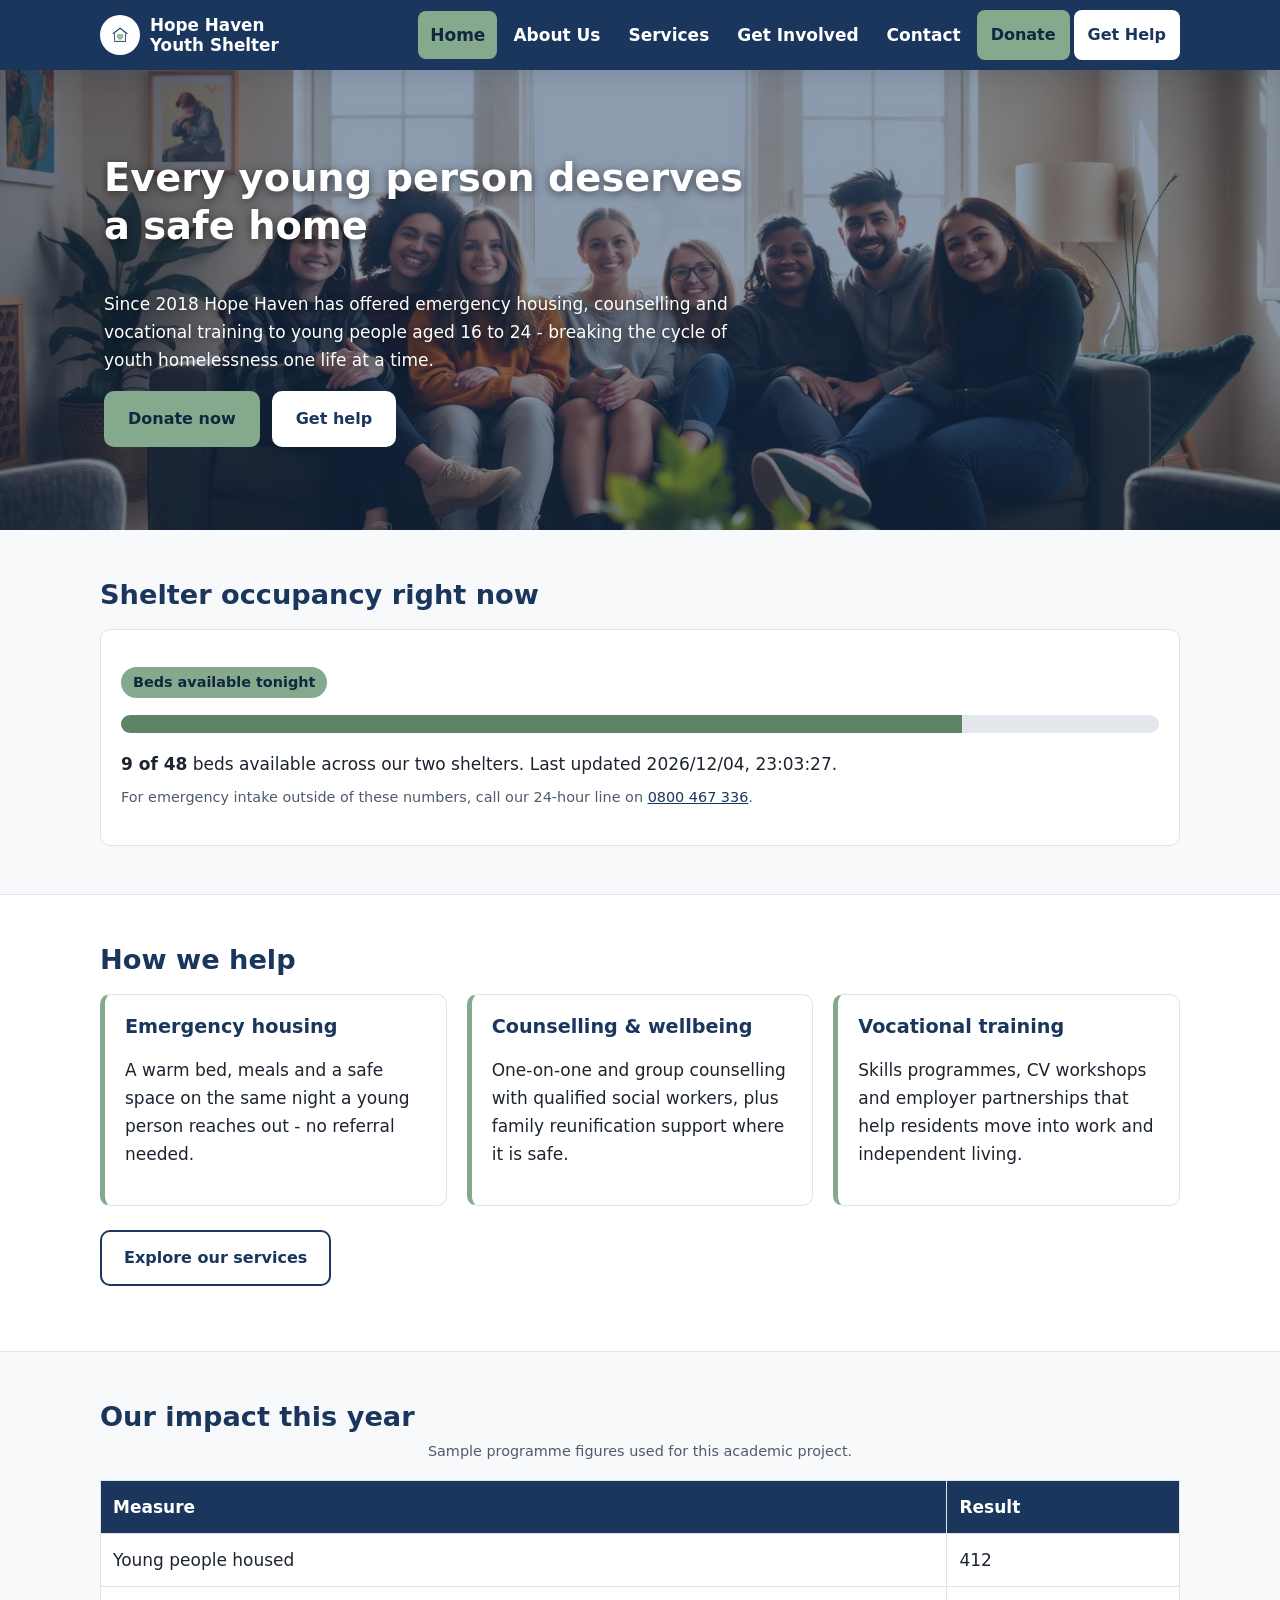
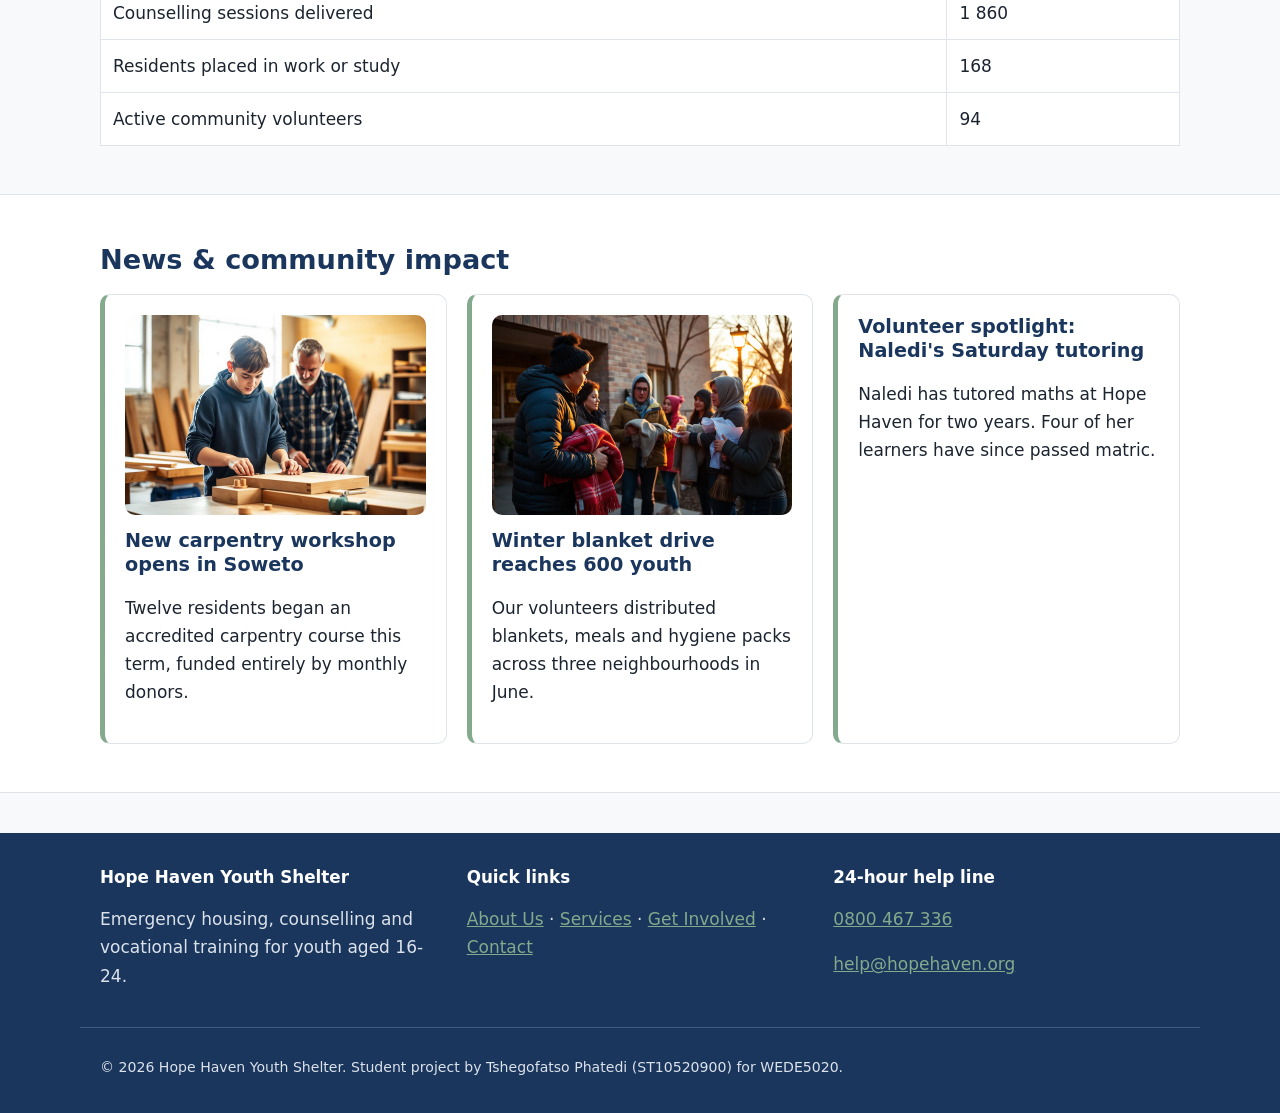
<file: site/index.html>
<!DOCTYPE html>
<html lang="en">
  <head>
    <meta charset="UTF-8" />
    <meta name="viewport" content="width=device-width, initial-scale=1.0" />
    <title>Hope Haven Youth Shelter | Safe Housing for Youth 16-24</title>
    <meta
      name="description"
      content="Hope Haven Youth Shelter provides emergency housing, counselling and vocational training for vulnerable youth aged 16-24. Donate, volunteer or get help tonight."
    />
    <meta name="author" content="Tshegofatso Phatedi (ST10520900)" />
    <link rel="icon" href="images/logo.png" type="image/png" />
    <link rel="stylesheet" href="css/styles.css" />
  </head>

  <body>
    <a class="skip-link" href="#main">Skip to main content</a>

    <header class="site-header">
      <div class="header-inner">
        <a class="brand" href="index.html">
          <img src="images/logo.png" alt="Hope Haven Youth Shelter logo" />
          <span>Hope Haven<br />Youth Shelter</span>
        </a>

        <button
          class="nav-toggle"
          type="button"
          aria-expanded="false"
          aria-controls="primary-nav"
        >
          Menu
        </button>

        <nav class="site-nav" id="primary-nav" aria-label="Main navigation">
          <ul>
            <li><a href="index.html" aria-current="page">Home</a></li>
            <li><a href="about.html">About Us</a></li>
            <li><a href="services.html">Services</a></li>
            <li><a href="enquiry.html">Get Involved</a></li>
            <li><a href="contact.html">Contact</a></li>
            <li><a class="btn btn-donate" href="enquiry.html#donate">Donate</a></li>
            <li><a class="btn btn-help" href="contact.html#emergency">Get Help</a></li>
          </ul>
        </nav>
      </div>
    </header>

    <main id="main">
      <section class="hero">
        <img
          src="images/hero-youth-common-room.jpg"
          alt="Young people sitting together in the sunlit Hope Haven common room"
          width="1600"
          height="900"
        />
        <div class="hero-copy">
          <h1>Every young person deserves a safe home</h1>
          <p>
            Since 2018 Hope Haven has offered emergency housing, counselling and
            vocational training to young people aged 16 to 24 - breaking the cycle
            of youth homelessness one life at a time.
          </p>
          <div class="btn-row">
            <a class="btn btn-donate" href="enquiry.html#donate">Donate now</a>
            <a class="btn btn-help" href="contact.html#emergency">Get help</a>
          </div>
        </div>
      </section>

      <section class="section">
        <div class="wrap">
          <h2>Shelter occupancy right now</h2>
          <div
            class="occupancy"
            id="occupancy"
            data-total-beds="48"
            data-beds-used="39"
          >
            <p><span class="badge">Checking availability&hellip;</span></p>
            <div class="occupancy-bar"><span></span></div>
            <p>
              <strong data-available>-</strong> beds available across our two
              shelters. Last updated <span data-updated>-</span>.
            </p>
            <p class="hint">
              For emergency intake outside of these numbers, call our 24-hour line
              on <a href="tel:+27800467336">0800 467 336</a>.
            </p>
          </div>
        </div>
      </section>

      <!-- ===== What we do ===== -->
      <section class="section section-alt">
        <div class="wrap">
          <h2>How we help</h2>
          <div class="grid">
            <article class="card">
              <h3>Emergency housing</h3>
              <p>
                A warm bed, meals and a safe space on the same night a young
                person reaches out - no referral needed.
              </p>
            </article>
            <article class="card">
              <h3>Counselling &amp; wellbeing</h3>
              <p>
                One-on-one and group counselling with qualified social workers,
                plus family reunification support where it is safe.
              </p>
            </article>
            <article class="card">
              <h3>Vocational training</h3>
              <p>
                Skills programmes, CV workshops and employer partnerships that
                help residents move into work and independent living.
              </p>
            </article>
          </div>
          <p class="btn-row" style="margin-top: 24px">
            <a class="btn btn-outline" href="services.html">Explore our services</a>
          </p>
        </div>
      </section>

      <!-- ===== Impact ===== -->
      <section class="section">
        <div class="wrap">
          <h2>Our impact this year</h2>
          <table>
            <caption class="hint">
              Sample programme figures used for this academic project.
            </caption>
            <thead>
              <tr>
                <th scope="col">Measure</th>
                <th scope="col">Result</th>
              </tr>
            </thead>
            <tbody>
              <tr>
                <td>Young people housed</td>
                <td>412</td>
              </tr>
              <tr>
                <td>Counselling sessions delivered</td>
                <td>1 860</td>
              </tr>
              <tr>
                <td>Residents placed in work or study</td>
                <td>168</td>
              </tr>
              <tr>
                <td>Active community volunteers</td>
                <td>94</td>
              </tr>
            </tbody>
          </table>
        </div>
      </section>

      <!-- ===== News and community impact blog previews ===== -->
      <section class="section section-alt">
        <div class="wrap">
          <h2>News &amp; community impact</h2>
          <div class="grid">
            <article class="card media-card">
              <img
                src="images/vocational-training.jpg"
                alt="A resident learning carpentry alongside a mentor"
                width="1200"
                height="800"
                loading="lazy"
              />
              <h3>New carpentry workshop opens in Soweto</h3>
              <p>
                Twelve residents began an accredited carpentry course this term,
                funded entirely by monthly donors.
              </p>
            </article>
            <article class="card media-card">
              <img
                src="images/volunteers.jpg"
                alt="Volunteers handing out blankets and meals outside the shelter"
                width="1200"
                height="800"
                loading="lazy"
              />
              <h3>Winter blanket drive reaches 600 youth</h3>
              <p>
                Our volunteers distributed blankets, meals and hygiene packs
                across three neighbourhoods in June.
              </p>
            </article>
            <article class="card">
              <h3>Volunteer spotlight: Naledi's Saturday tutoring</h3>
              <p>
                Naledi has tutored maths at Hope Haven for two years. Four of her
                learners have since passed matric.
              </p>
            </article>
          </div>
        </div>
      </section>
    </main>

    <!-- ===== Footer (repeated on every page) ===== -->
    <footer class="site-footer">
      <div class="wrap grid">
        <div>
          <h3>Hope Haven Youth Shelter</h3>
          <p>
            Emergency housing, counselling and vocational training for youth aged
            16-24.
          </p>
        </div>
        <div>
          <h3>Quick links</h3>
          <p>
            <a href="about.html">About Us</a> &middot;
            <a href="services.html">Services</a> &middot;
            <a href="enquiry.html">Get Involved</a> &middot;
            <a href="contact.html">Contact</a>
          </p>
        </div>
        <div>
          <h3>24-hour help line</h3>
          <p><a href="tel:+27800467336">0800 467 336</a></p>
          <p><a href="mailto:help@hopehaven.org">help@hopehaven.org</a></p>
        </div>
      </div>
      <div class="wrap footer-bottom">
        <p>
          &copy; 2026 Hope Haven Youth Shelter. Student project by Tshegofatso
          Phatedi (ST10520900) for WEDE5020.
        </p>
      </div>
    </footer>

    <script src="js/main.js"></script>
  </body>
</html>
</file>
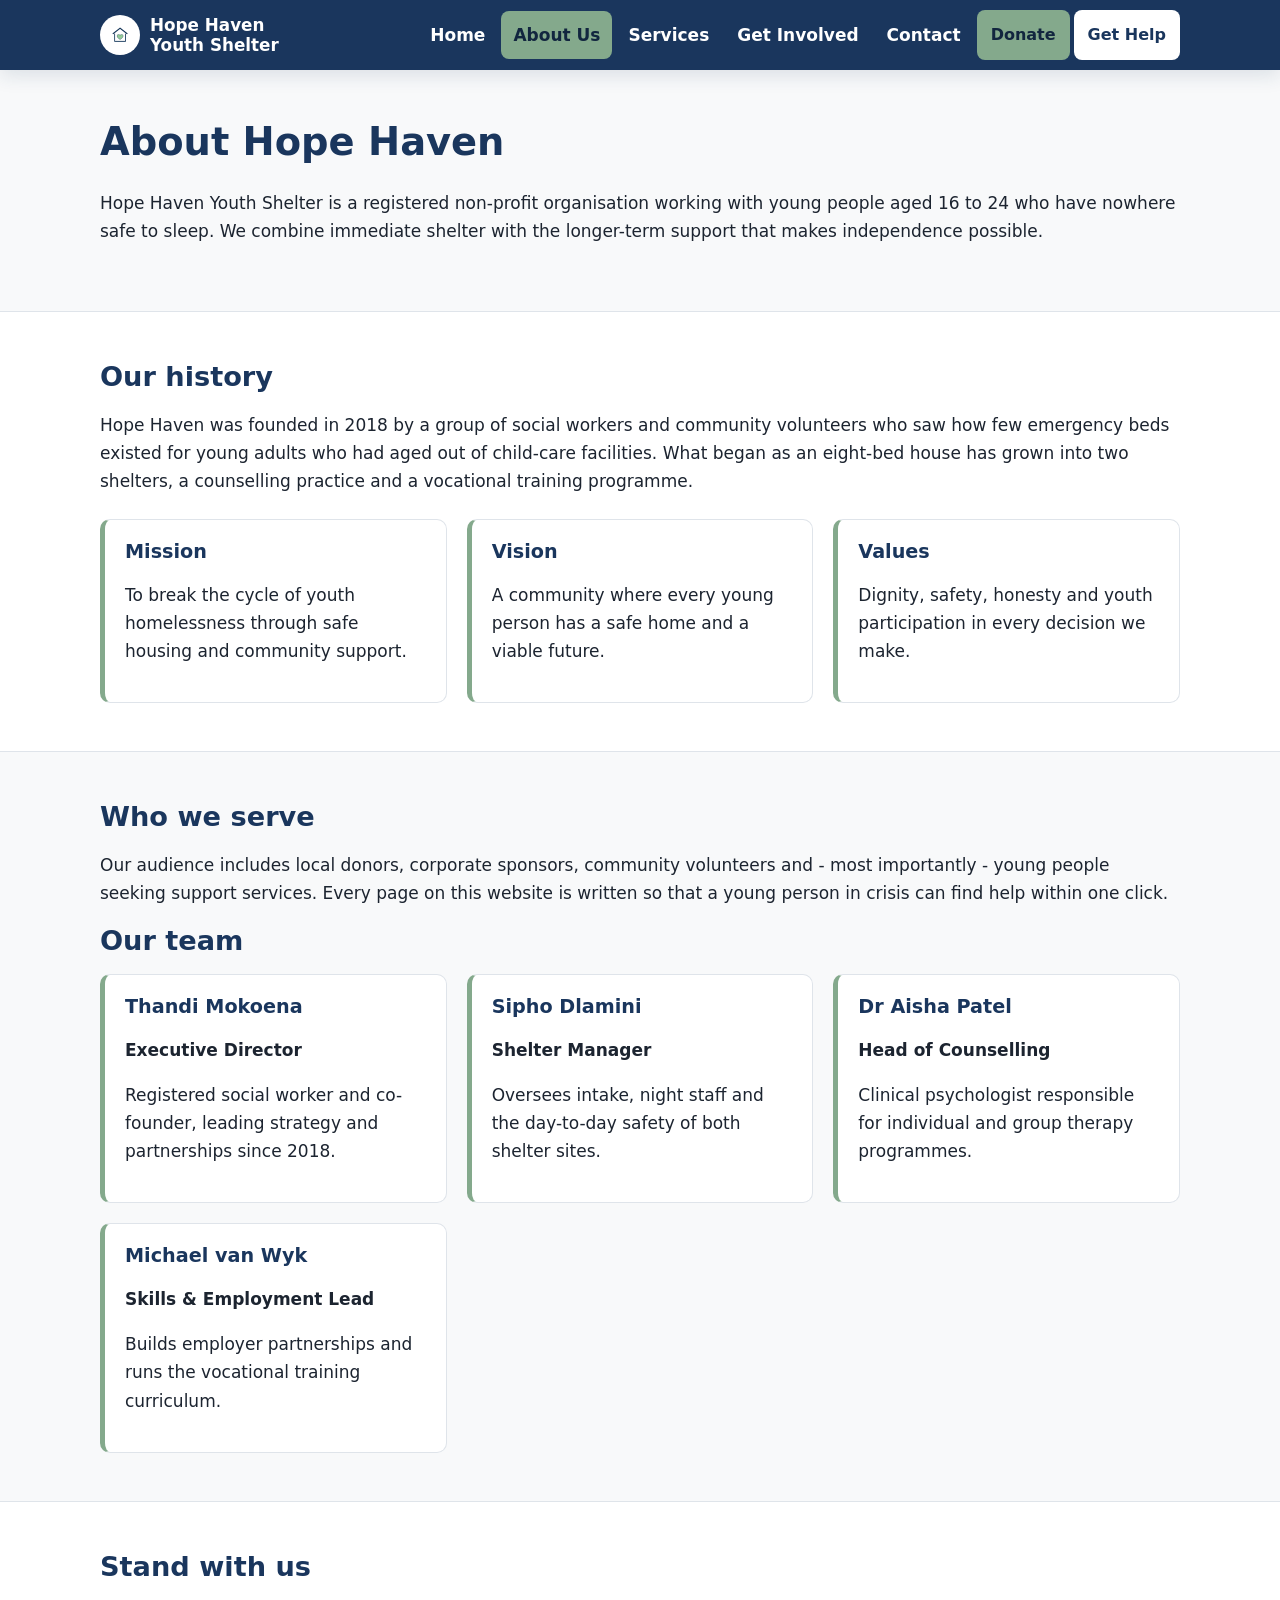
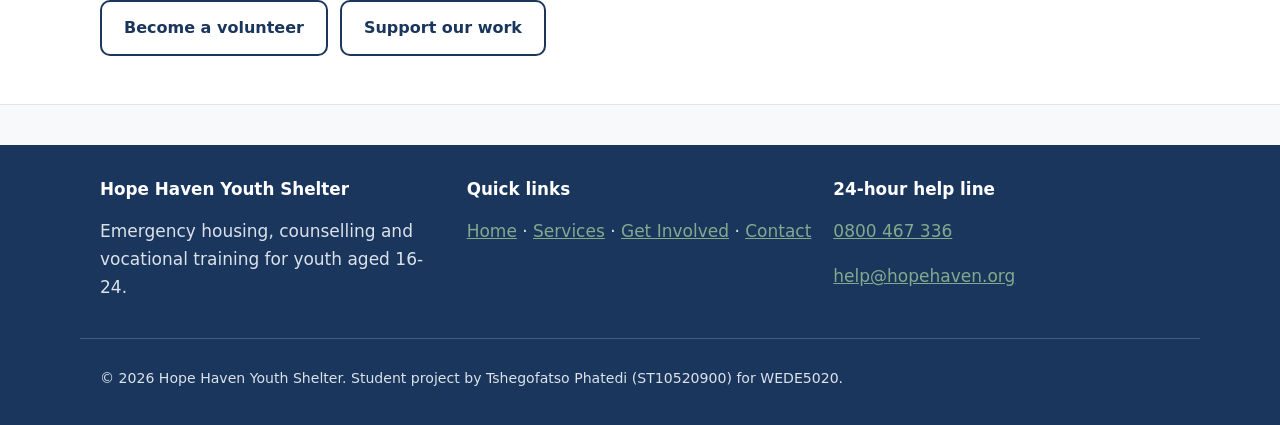
<file: site/about.html>
<!DOCTYPE html>
<html lang="en">
  <head>
    <meta charset="UTF-8" />
    <meta name="viewport" content="width=device-width, initial-scale=1.0" />
    <title>About Hope Haven Youth Shelter | Our Mission &amp; Team</title>
    <meta
      name="description"
      content="Founded in 2018, Hope Haven Youth Shelter breaks the cycle of youth homelessness through safe housing, counselling and community support. Meet our mission, vision and team."
    />
    <meta name="author" content="Tshegofatso Phatedi (ST10520900)" />
    <link rel="icon" href="images/logo.png" type="image/png" />
    <link rel="stylesheet" href="css/styles.css" />
  </head>

  <body>
    <a class="skip-link" href="#main">Skip to main content</a>

    <header class="site-header">
      <div class="header-inner">
        <a class="brand" href="index.html">
          <img src="images/logo.png" alt="Hope Haven Youth Shelter logo" />
          <span>Hope Haven<br />Youth Shelter</span>
        </a>
        <button
          class="nav-toggle"
          type="button"
          aria-expanded="false"
          aria-controls="primary-nav"
        >
          Menu
        </button>
        <nav class="site-nav" id="primary-nav" aria-label="Main navigation">
          <ul>
            <li><a href="index.html">Home</a></li>
            <li><a href="about.html" aria-current="page">About Us</a></li>
            <li><a href="services.html">Services</a></li>
            <li><a href="enquiry.html">Get Involved</a></li>
            <li><a href="contact.html">Contact</a></li>
            <li><a class="btn btn-donate" href="enquiry.html#donate">Donate</a></li>
            <li><a class="btn btn-help" href="contact.html#emergency">Get Help</a></li>
          </ul>
        </nav>
      </div>
    </header>

    <main id="main">
      <section class="section">
        <div class="wrap">
          <h1>About Hope Haven</h1>
          <p>
            Hope Haven Youth Shelter is a registered non-profit organisation
            working with young people aged 16 to 24 who have nowhere safe to
            sleep. We combine immediate shelter with the longer-term support that
            makes independence possible.
          </p>
        </div>
      </section>

      <section class="section section-alt">
        <div class="wrap">
          <h2>Our history</h2>
          <p>
            Hope Haven was founded in 2018 by a group of social workers and
            community volunteers who saw how few emergency beds existed for young
            adults who had aged out of child-care facilities. What began as an
            eight-bed house has grown into two shelters, a counselling practice
            and a vocational training programme.
          </p>

          <div class="grid" style="margin-top: 24px">
            <article class="card">
              <h3>Mission</h3>
              <p>
                To break the cycle of youth homelessness through safe housing and
                community support.
              </p>
            </article>
            <article class="card">
              <h3>Vision</h3>
              <p>
                A community where every young person has a safe home and a viable
                future.
              </p>
            </article>
            <article class="card">
              <h3>Values</h3>
              <p>
                Dignity, safety, honesty and youth participation in every decision
                we make.
              </p>
            </article>
          </div>
        </div>
      </section>

      <section class="section">
        <div class="wrap">
          <h2>Who we serve</h2>
          <p>
            Our audience includes local donors, corporate sponsors, community
            volunteers and - most importantly - young people seeking support
            services. Every page on this website is written so that a young person
            in crisis can find help within one click.
          </p>

          <h2>Our team</h2>
          <div class="grid">
            <article class="card">
              <h3>Thandi Mokoena</h3>
              <p><strong>Executive Director</strong></p>
              <p>
                Registered social worker and co-founder, leading strategy and
                partnerships since 2018.
              </p>
            </article>
            <article class="card">
              <h3>Sipho Dlamini</h3>
              <p><strong>Shelter Manager</strong></p>
              <p>
                Oversees intake, night staff and the day-to-day safety of both
                shelter sites.
              </p>
            </article>
            <article class="card">
              <h3>Dr Aisha Patel</h3>
              <p><strong>Head of Counselling</strong></p>
              <p>
                Clinical psychologist responsible for individual and group
                therapy programmes.
              </p>
            </article>
            <article class="card">
              <h3>Michael van Wyk</h3>
              <p><strong>Skills &amp; Employment Lead</strong></p>
              <p>
                Builds employer partnerships and runs the vocational training
                curriculum.
              </p>
            </article>
          </div>
        </div>
      </section>

      <section class="section section-alt">
        <div class="wrap">
          <h2>Stand with us</h2>
          <div class="btn-row">
            <a class="btn btn-outline" href="enquiry.html#volunteer">Become a volunteer</a>
            <a class="btn btn-outline" href="enquiry.html#donate">Support our work</a>
          </div>
        </div>
      </section>
    </main>

    <footer class="site-footer">
      <div class="wrap grid">
        <div>
          <h3>Hope Haven Youth Shelter</h3>
          <p>
            Emergency housing, counselling and vocational training for youth aged
            16-24.
          </p>
        </div>
        <div>
          <h3>Quick links</h3>
          <p>
            <a href="index.html">Home</a> &middot;
            <a href="services.html">Services</a> &middot;
            <a href="enquiry.html">Get Involved</a> &middot;
            <a href="contact.html">Contact</a>
          </p>
        </div>
        <div>
          <h3>24-hour help line</h3>
          <p><a href="tel:+27800467336">0800 467 336</a></p>
          <p><a href="mailto:help@hopehaven.org">help@hopehaven.org</a></p>
        </div>
      </div>
      <div class="wrap footer-bottom">
        <p>
          &copy; 2026 Hope Haven Youth Shelter. Student project by Tshegofatso
          Phatedi (ST10520900) for WEDE5020.
        </p>
      </div>
    </footer>

    <script src="js/main.js"></script>
  </body>
</html>
</file>
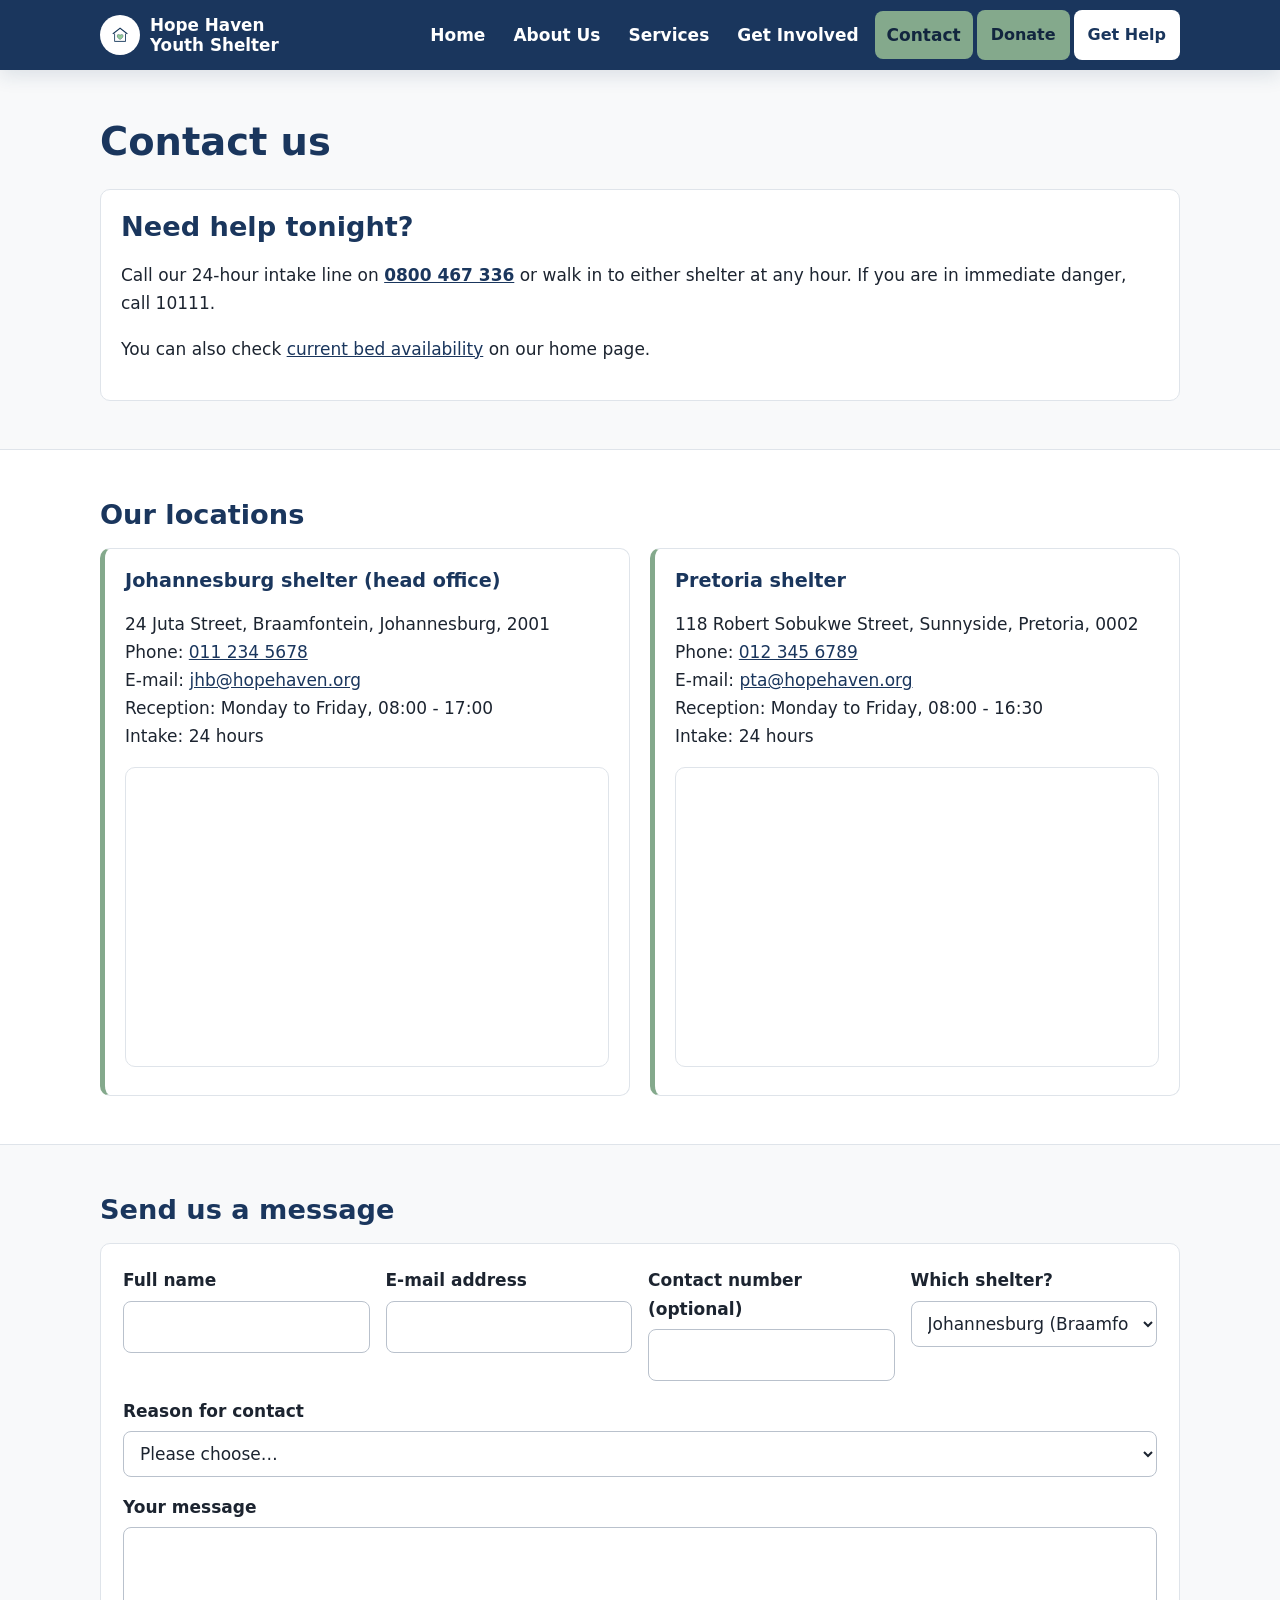
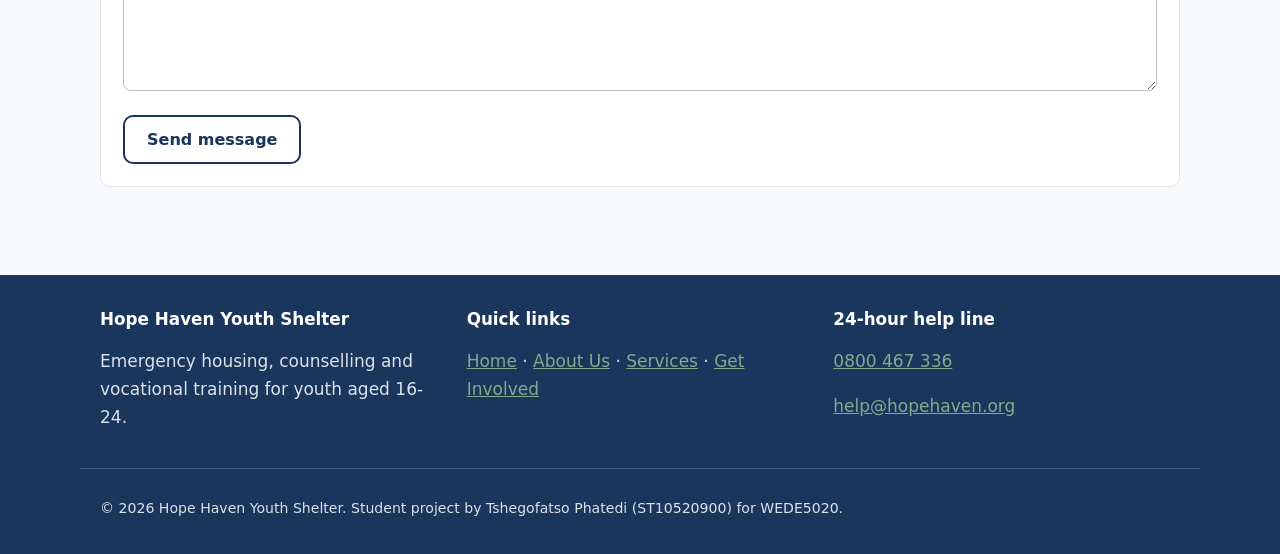
<file: site/contact.html>
<!DOCTYPE html>
<html lang="en">
  <head>
    <meta charset="UTF-8" />
    <meta name="viewport" content="width=device-width, initial-scale=1.0" />
    <title>Contact Hope Haven Youth Shelter | Two Locations</title>
    <meta
      name="description"
      content="Contact Hope Haven Youth Shelter. 24-hour emergency line, e-mail, contact form and maps for our Johannesburg and Pretoria shelters."
    />
    <meta name="author" content="Tshegofatso Phatedi (ST10520900)" />
    <link rel="icon" href="images/logo.png" type="image/png" />
    <link rel="stylesheet" href="css/styles.css" />
  </head>

  <body>
    <a class="skip-link" href="#main">Skip to main content</a>

    <header class="site-header">
      <div class="header-inner">
        <a class="brand" href="index.html">
          <img src="images/logo.png" alt="Hope Haven Youth Shelter logo" />
          <span>Hope Haven<br />Youth Shelter</span>
        </a>
        <button
          class="nav-toggle"
          type="button"
          aria-expanded="false"
          aria-controls="primary-nav"
        >
          Menu
        </button>
        <nav class="site-nav" id="primary-nav" aria-label="Main navigation">
          <ul>
            <li><a href="index.html">Home</a></li>
            <li><a href="about.html">About Us</a></li>
            <li><a href="services.html">Services</a></li>
            <li><a href="enquiry.html">Get Involved</a></li>
            <li><a href="contact.html" aria-current="page">Contact</a></li>
            <li><a class="btn btn-donate" href="enquiry.html#donate">Donate</a></li>
            <li><a class="btn btn-help" href="#emergency">Get Help</a></li>
          </ul>
        </nav>
      </div>
    </header>

    <main id="main">
      <section class="section" id="emergency">
        <div class="wrap">
          <h1>Contact us</h1>
          <div class="occupancy">
            <h2>Need help tonight?</h2>
            <p>
              Call our 24-hour intake line on
              <a href="tel:+27800467336"><strong>0800 467 336</strong></a> or walk
              in to either shelter at any hour. If you are in immediate danger,
              call 10111.
            </p>
            <p>
              You can also check
              <a href="index.html#occupancy">current bed availability</a> on our
              home page.
            </p>
          </div>
        </div>
      </section>

      <!-- ===== Two locations with maps ===== -->
      <section class="section section-alt">
        <div class="wrap">
          <h2>Our locations</h2>
          <div class="grid">
            <article class="card">
              <h3>Johannesburg shelter (head office)</h3>
              <p>
                24 Juta Street, Braamfontein, Johannesburg, 2001<br />
                Phone: <a href="tel:+27112345678">011 234 5678</a><br />
                E-mail: <a href="mailto:jhb@hopehaven.org">jhb@hopehaven.org</a><br />
                Reception: Monday to Friday, 08:00 - 17:00<br />
                Intake: 24 hours
              </p>
              <iframe
                class="map-frame"
                title="Map of the Hope Haven Johannesburg shelter in Braamfontein"
                src="https://www.openstreetmap.org/export/embed.html?bbox=28.0300%2C-26.1990%2C28.0480%2C-26.1880&amp;layer=mapnik"
                loading="lazy"
              ></iframe>
            </article>

            <article class="card">
              <h3>Pretoria shelter</h3>
              <p>
                118 Robert Sobukwe Street, Sunnyside, Pretoria, 0002<br />
                Phone: <a href="tel:+27123456789">012 345 6789</a><br />
                E-mail: <a href="mailto:pta@hopehaven.org">pta@hopehaven.org</a><br />
                Reception: Monday to Friday, 08:00 - 16:30<br />
                Intake: 24 hours
              </p>
              <iframe
                class="map-frame"
                title="Map of the Hope Haven Pretoria shelter in Sunnyside"
                src="https://www.openstreetmap.org/export/embed.html?bbox=28.1990%2C-25.7580%2C28.2170%2C-25.7470&amp;layer=mapnik"
                loading="lazy"
              ></iframe>
            </article>
          </div>
        </div>
      </section>

      <section class="section">
        <div class="wrap">
          <h2>Send us a message</h2>
          <form
            data-confirm="Thank you for your message. We have sent you a confirmation e-mail and a team member will reply within two working days."
            novalidate
          >
            <div class="form-row">
              <div>
                <label for="contact-name">Full name</label>
                <input id="contact-name" name="contact-name" type="text" required />
              </div>
              <div>
                <label for="contact-email">E-mail address</label>
                <input id="contact-email" name="contact-email" type="email" required />
              </div>
              <div>
                <label for="contact-phone">Contact number (optional)</label>
                <input id="contact-phone" name="contact-phone" type="tel" />
              </div>
              <div>
                <label for="contact-location">Which shelter?</label>
                <select id="contact-location" name="contact-location" required>
                  <option value="johannesburg">Johannesburg (Braamfontein)</option>
                  <option value="pretoria">Pretoria (Sunnyside)</option>
                  <option value="either">Either / not sure</option>
                </select>
              </div>
            </div>

            <label for="contact-subject">Reason for contact</label>
            <select id="contact-subject" name="contact-subject" required>
              <option value="">Please choose&hellip;</option>
              <option value="help">I need help or shelter</option>
              <option value="referral">I am referring a young person</option>
              <option value="donate">Donations and fundraising</option>
              <option value="volunteer">Volunteering</option>
              <option value="media">Media and general enquiries</option>
            </select>

            <label for="contact-message">Your message</label>
            <textarea id="contact-message" name="contact-message" rows="5" required></textarea>

            <button class="btn btn-outline" type="submit">Send message</button>
            <p class="form-status" role="status" aria-live="polite"></p>
          </form>
        </div>
      </section>
    </main>

    <footer class="site-footer">
      <div class="wrap grid">
        <div>
          <h3>Hope Haven Youth Shelter</h3>
          <p>
            Emergency housing, counselling and vocational training for youth aged
            16-24.
          </p>
        </div>
        <div>
          <h3>Quick links</h3>
          <p>
            <a href="index.html">Home</a> &middot;
            <a href="about.html">About Us</a> &middot;
            <a href="services.html">Services</a> &middot;
            <a href="enquiry.html">Get Involved</a>
          </p>
        </div>
        <div>
          <h3>24-hour help line</h3>
          <p><a href="tel:+27800467336">0800 467 336</a></p>
          <p><a href="mailto:help@hopehaven.org">help@hopehaven.org</a></p>
        </div>
      </div>
      <div class="wrap footer-bottom">
        <p>
          &copy; 2026 Hope Haven Youth Shelter. Student project by Tshegofatso
          Phatedi (ST10520900) for WEDE5020.
        </p>
      </div>
    </footer>

    <script src="js/main.js"></script>
  </body>
</html>
</file>
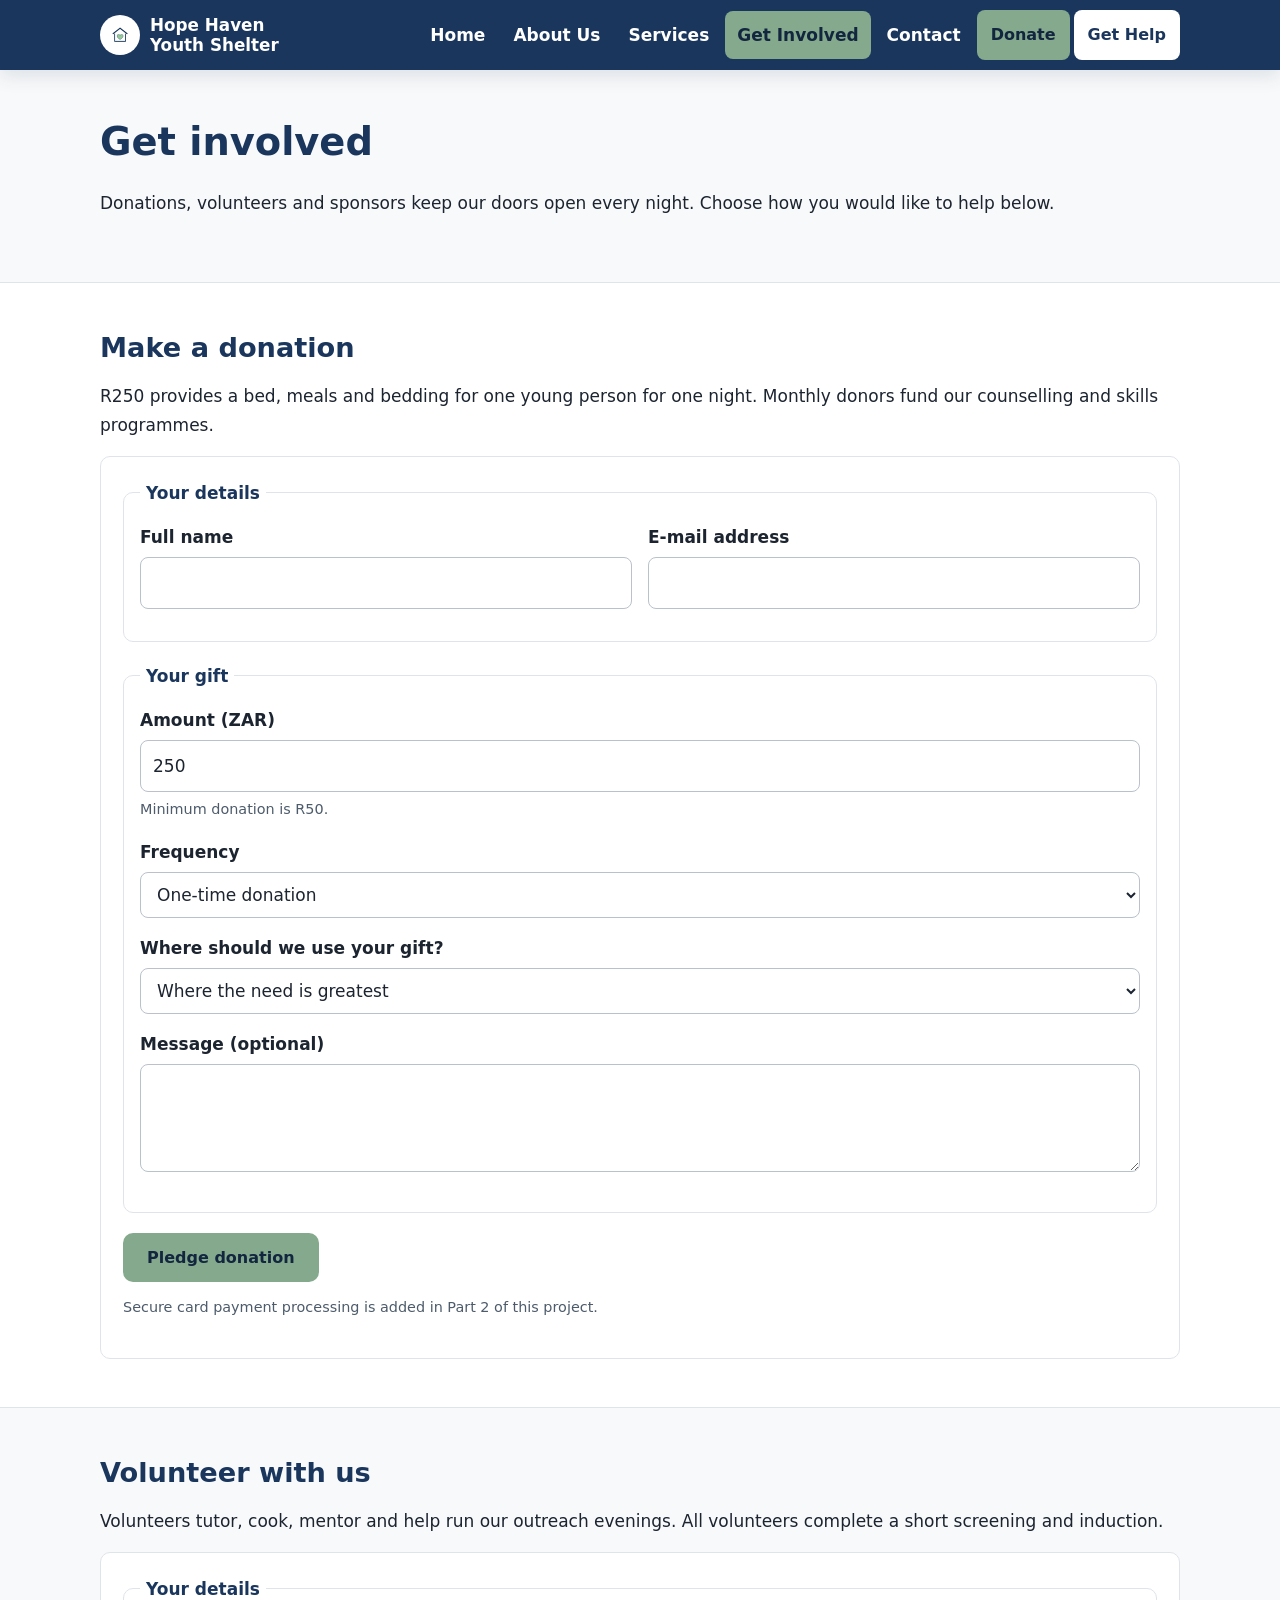
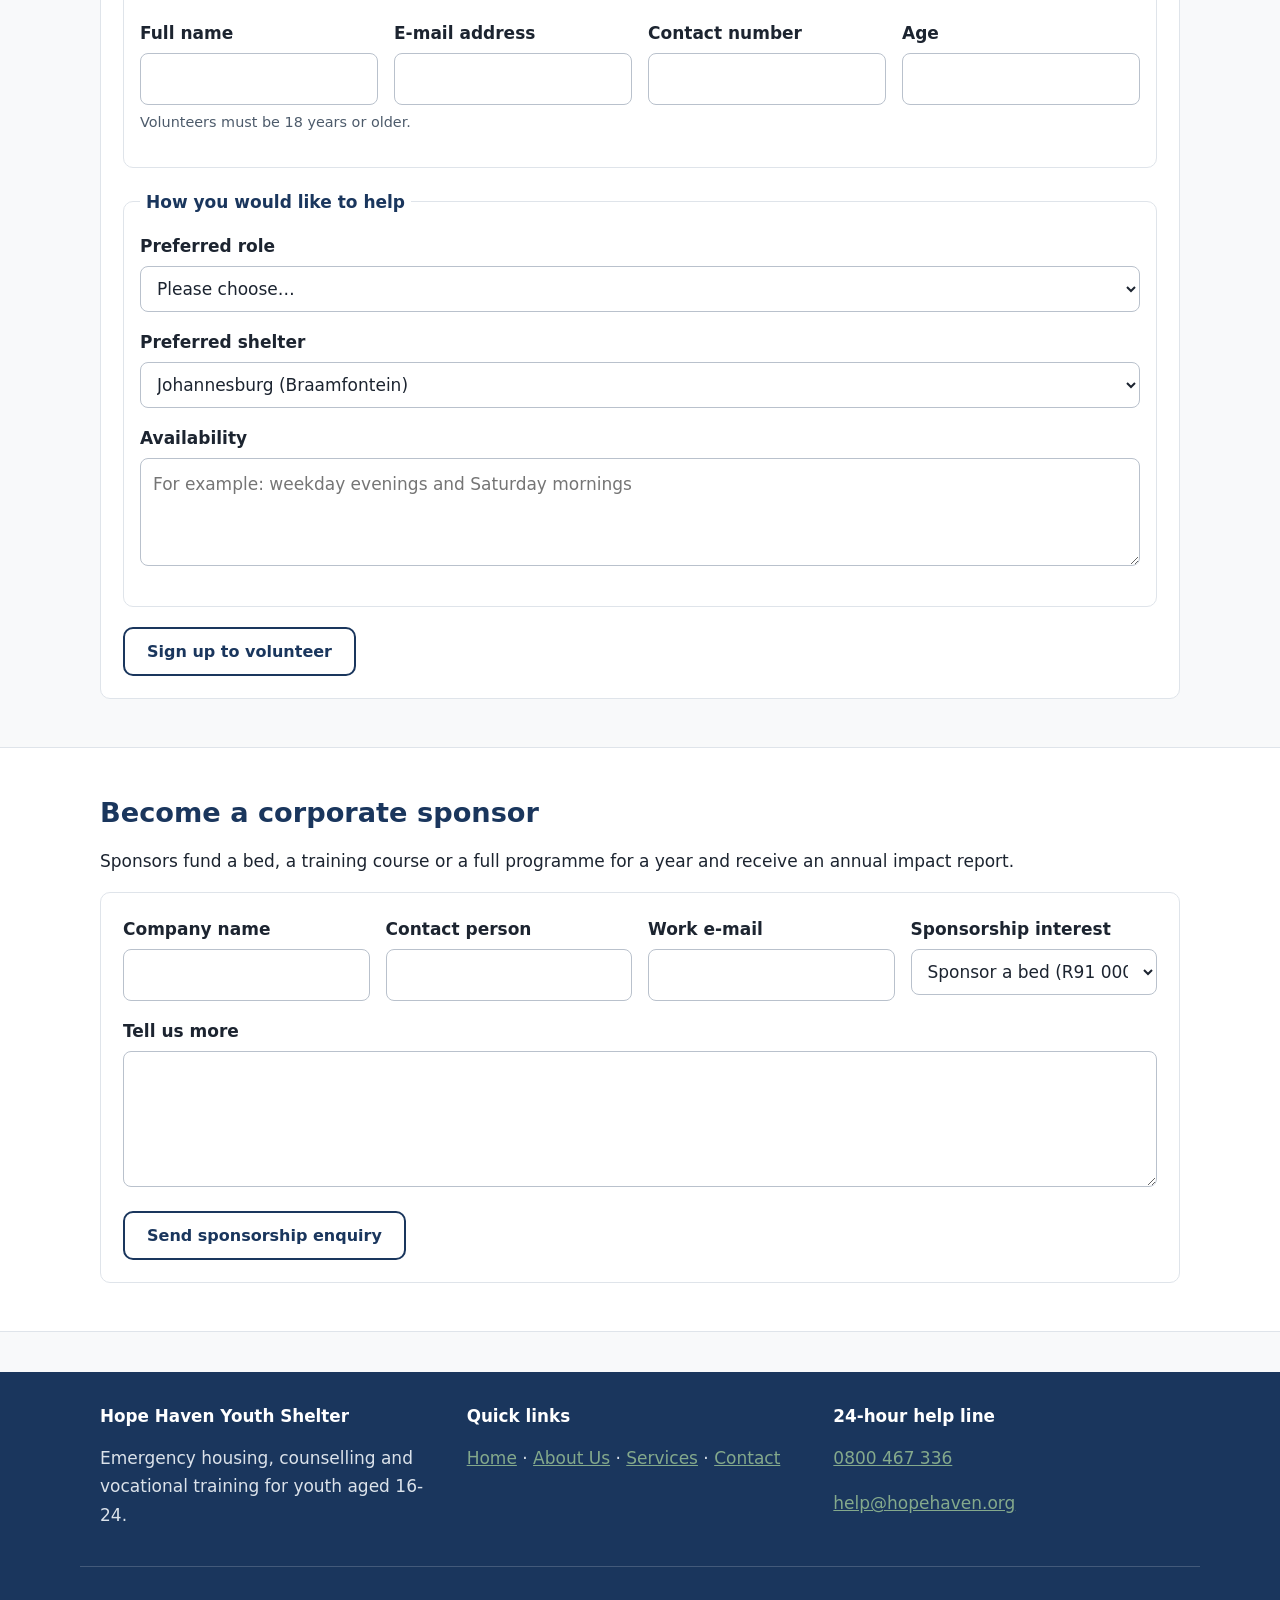
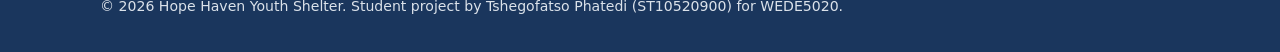
<file: site/enquiry.html>
<!DOCTYPE html>
<html lang="en">
  <head>
    <meta charset="UTF-8" />
    <meta name="viewport" content="width=device-width, initial-scale=1.0" />
    <title>Get Involved | Donate, Volunteer or Sponsor - Hope Haven</title>
    <meta
      name="description"
      content="Make a one-time or monthly donation, sign up as a volunteer, or become a corporate sponsor of Hope Haven Youth Shelter."
    />
    <meta name="author" content="Tshegofatso Phatedi (ST10520900)" />
    <link rel="icon" href="images/logo.png" type="image/png" />
    <link rel="stylesheet" href="css/styles.css" />
  </head>

  <body>
    <a class="skip-link" href="#main">Skip to main content</a>

    <header class="site-header">
      <div class="header-inner">
        <a class="brand" href="index.html">
          <img src="images/logo.png" alt="Hope Haven Youth Shelter logo" />
          <span>Hope Haven<br />Youth Shelter</span>
        </a>
        <button
          class="nav-toggle"
          type="button"
          aria-expanded="false"
          aria-controls="primary-nav"
        >
          Menu
        </button>
        <nav class="site-nav" id="primary-nav" aria-label="Main navigation">
          <ul>
            <li><a href="index.html">Home</a></li>
            <li><a href="about.html">About Us</a></li>
            <li><a href="services.html">Services</a></li>
            <li><a href="enquiry.html" aria-current="page">Get Involved</a></li>
            <li><a href="contact.html">Contact</a></li>
            <li><a class="btn btn-donate" href="#donate">Donate</a></li>
            <li><a class="btn btn-help" href="contact.html#emergency">Get Help</a></li>
          </ul>
        </nav>
      </div>
    </header>

    <main id="main">
      <section class="section">
        <div class="wrap">
          <h1>Get involved</h1>
          <p>
            Donations, volunteers and sponsors keep our doors open every night.
            Choose how you would like to help below.
          </p>
        </div>
      </section>

      <section class="section section-alt" id="donate">
        <div class="wrap">
          <h2>Make a donation</h2>
          <p>
            R250 provides a bed, meals and bedding for one young person for one
            night. Monthly donors fund our counselling and skills programmes.
          </p>

          <form
            data-confirm="Thank you! Your donation pledge has been recorded and a confirmation e-mail will be sent to you shortly."
            novalidate
          >
            <fieldset>
              <legend>Your details</legend>
              <div class="form-row">
                <div>
                  <label for="donor-name">Full name</label>
                  <input id="donor-name" name="donor-name" type="text" required />
                </div>
                <div>
                  <label for="donor-email">E-mail address</label>
                  <input id="donor-email" name="donor-email" type="email" required />
                </div>
              </div>
            </fieldset>

            <fieldset>
              <legend>Your gift</legend>
              <label for="donor-amount">Amount (ZAR)</label>
              <input
                id="donor-amount"
                name="donor-amount"
                type="number"
                min="50"
                step="10"
                value="250"
                required
              />
              <p class="hint">Minimum donation is R50.</p>

              <label for="donor-frequency">Frequency</label>
              <select id="donor-frequency" name="donor-frequency" required>
                <option value="one-time">One-time donation</option>
                <option value="monthly">Monthly recurring donation</option>
              </select>

              <label for="donor-designation">Where should we use your gift?</label>
              <select id="donor-designation" name="donor-designation">
                <option value="general">Where the need is greatest</option>
                <option value="beds">Emergency beds and meals</option>
                <option value="counselling">Counselling programme</option>
                <option value="skills">Vocational training</option>
              </select>

              <label for="donor-message">Message (optional)</label>
              <textarea id="donor-message" name="donor-message" rows="3"></textarea>
            </fieldset>

            <button class="btn btn-donate" type="submit">Pledge donation</button>
            <p class="form-status" role="status" aria-live="polite"></p>
            <p class="hint" style="margin-top: 14px">
              Secure card payment processing is added in Part 2 of this project.
            </p>
          </form>
        </div>
      </section>

      <section class="section" id="volunteer">
        <div class="wrap">
          <h2>Volunteer with us</h2>
          <p>
            Volunteers tutor, cook, mentor and help run our outreach evenings. All
            volunteers complete a short screening and induction.
          </p>

          <form
            data-confirm="Thank you for signing up! An automatic confirmation e-mail is on its way and our volunteer coordinator will contact you within three working days."
            novalidate
          >
            <fieldset>
              <legend>Your details</legend>
              <div class="form-row">
                <div>
                  <label for="vol-name">Full name</label>
                  <input id="vol-name" name="vol-name" type="text" required />
                </div>
                <div>
                  <label for="vol-email">E-mail address</label>
                  <input id="vol-email" name="vol-email" type="email" required />
                </div>
                <div>
                  <label for="vol-phone">Contact number</label>
                  <input
                    id="vol-phone"
                    name="vol-phone"
                    type="tel"
                    pattern="[0-9+ ]{10,15}"
                    required
                  />
                </div>
                <div>
                  <label for="vol-age">Age</label>
                  <input id="vol-age" name="vol-age" type="number" min="18" max="99" required />
                </div>
              </div>
              <p class="hint">Volunteers must be 18 years or older.</p>
            </fieldset>

            <fieldset>
              <legend>How you would like to help</legend>
              <label for="vol-role">Preferred role</label>
              <select id="vol-role" name="vol-role" required>
                <option value="">Please choose&hellip;</option>
                <option value="tutoring">Saturday tutoring</option>
                <option value="kitchen">Kitchen and meals</option>
                <option value="mentoring">Youth mentoring</option>
                <option value="outreach">Street outreach evenings</option>
                <option value="admin">Admin and fundraising</option>
              </select>

              <label for="vol-location">Preferred shelter</label>
              <select id="vol-location" name="vol-location" required>
                <option value="johannesburg">Johannesburg (Braamfontein)</option>
                <option value="pretoria">Pretoria (Sunnyside)</option>
              </select>

              <label for="vol-availability">Availability</label>
              <textarea
                id="vol-availability"
                name="vol-availability"
                rows="3"
                placeholder="For example: weekday evenings and Saturday mornings"
                required
              ></textarea>
            </fieldset>

            <button class="btn btn-outline" type="submit">Sign up to volunteer</button>
            <p class="form-status" role="status" aria-live="polite"></p>
          </form>
        </div>
      </section>

      <section class="section section-alt" id="sponsor">
        <div class="wrap">
          <h2>Become a corporate sponsor</h2>
          <p>
            Sponsors fund a bed, a training course or a full programme for a year
            and receive an annual impact report.
          </p>

          <form
            data-confirm="Thank you. Our partnerships team has received your sponsorship enquiry and will be in touch within two working days."
            novalidate
          >
            <div class="form-row">
              <div>
                <label for="sponsor-company">Company name</label>
                <input id="sponsor-company" name="sponsor-company" type="text" required />
              </div>
              <div>
                <label for="sponsor-contact">Contact person</label>
                <input id="sponsor-contact" name="sponsor-contact" type="text" required />
              </div>
              <div>
                <label for="sponsor-email">Work e-mail</label>
                <input id="sponsor-email" name="sponsor-email" type="email" required />
              </div>
              <div>
                <label for="sponsor-interest">Sponsorship interest</label>
                <select id="sponsor-interest" name="sponsor-interest" required>
                  <option value="bed">Sponsor a bed (R91 000 / year)</option>
                  <option value="course">Sponsor a training course</option>
                  <option value="programme">Sponsor a full programme</option>
                  <option value="other">Something else</option>
                </select>
              </div>
            </div>

            <label for="sponsor-notes">Tell us more</label>
            <textarea id="sponsor-notes" name="sponsor-notes" rows="4"></textarea>

            <button class="btn btn-outline" type="submit">Send sponsorship enquiry</button>
            <p class="form-status" role="status" aria-live="polite"></p>
          </form>
        </div>
      </section>
    </main>

    <footer class="site-footer">
      <div class="wrap grid">
        <div>
          <h3>Hope Haven Youth Shelter</h3>
          <p>
            Emergency housing, counselling and vocational training for youth aged
            16-24.
          </p>
        </div>
        <div>
          <h3>Quick links</h3>
          <p>
            <a href="index.html">Home</a> &middot;
            <a href="about.html">About Us</a> &middot;
            <a href="services.html">Services</a> &middot;
            <a href="contact.html">Contact</a>
          </p>
        </div>
        <div>
          <h3>24-hour help line</h3>
          <p><a href="tel:+27800467336">0800 467 336</a></p>
          <p><a href="mailto:help@hopehaven.org">help@hopehaven.org</a></p>
        </div>
      </div>
      <div class="wrap footer-bottom">
        <p>
          &copy; 2026 Hope Haven Youth Shelter. Student project by Tshegofatso
          Phatedi (ST10520900) for WEDE5020.
        </p>
      </div>
    </footer>

    <script src="js/main.js"></script>
  </body>
</html>
</file>
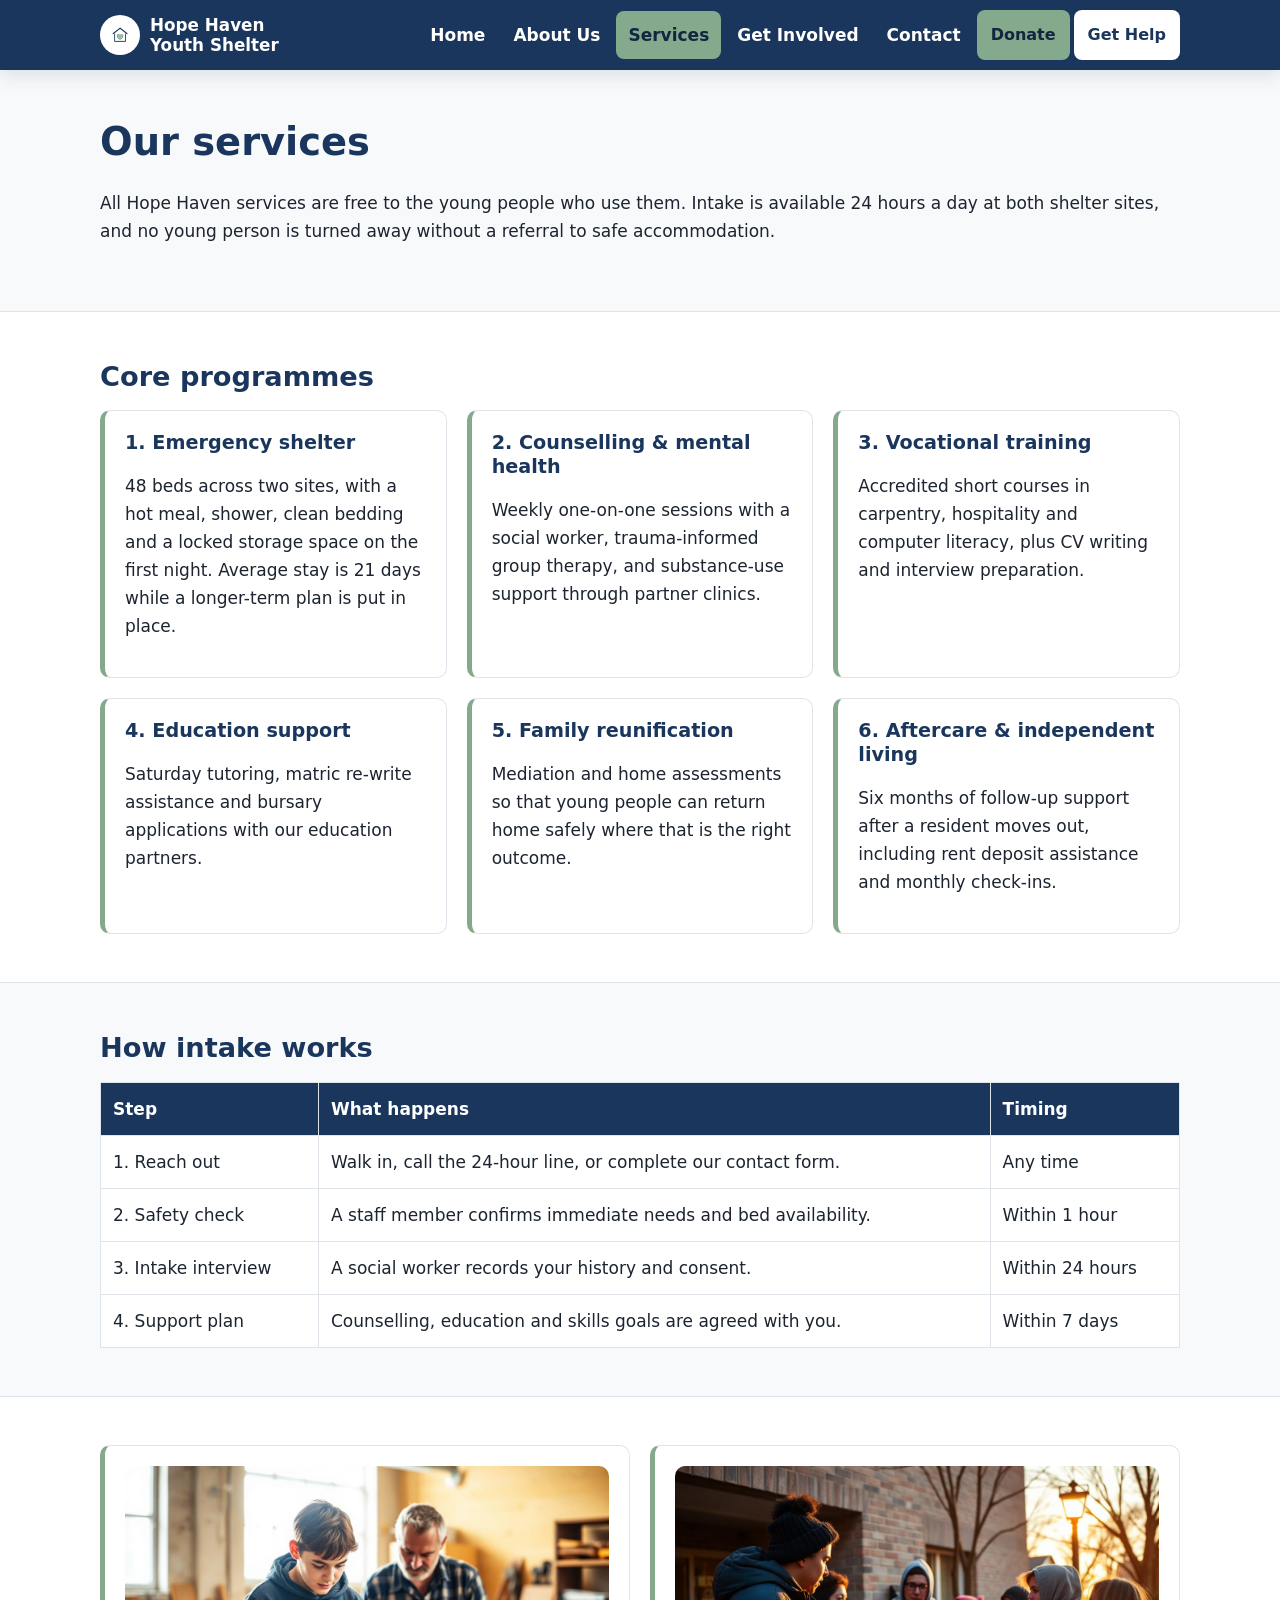
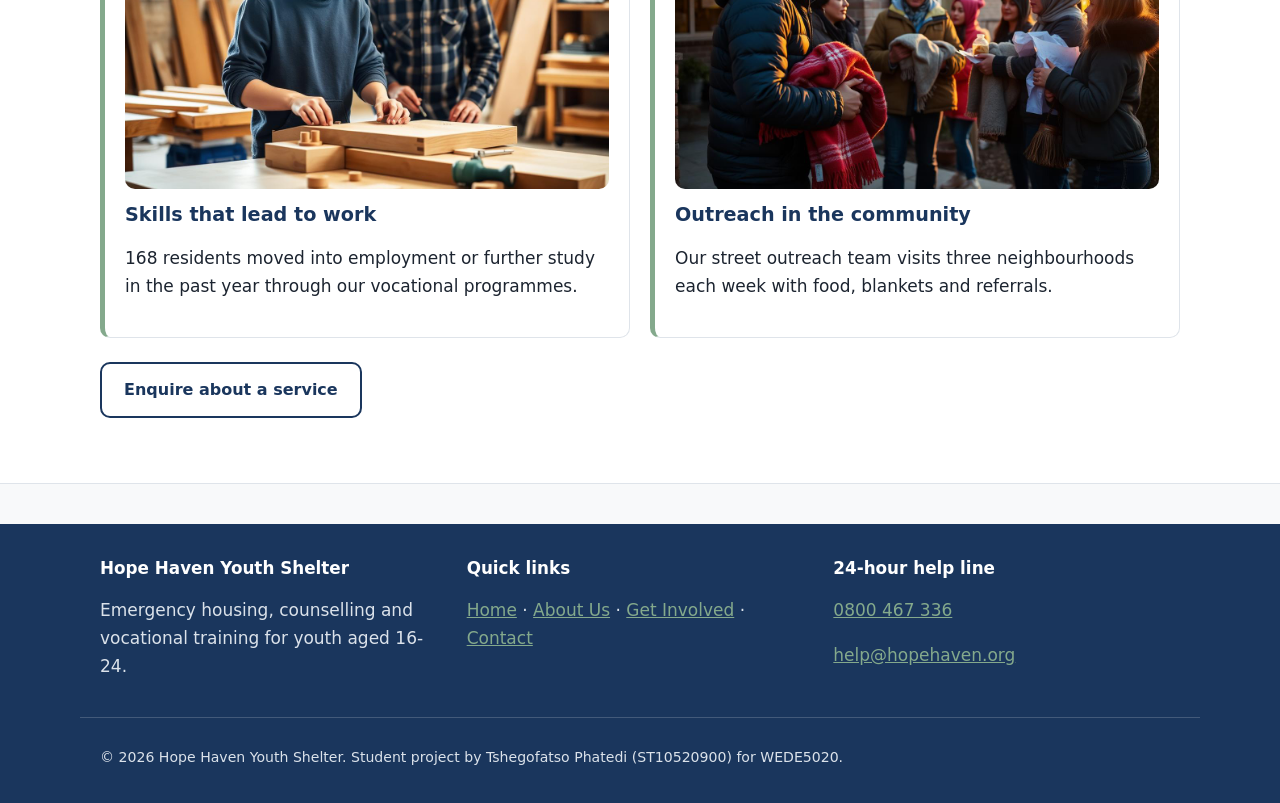
<file: site/services.html>
<!DOCTYPE html>
<html lang="en">
  <head>
    <meta charset="UTF-8" />
    <meta name="viewport" content="width=device-width, initial-scale=1.0" />
    <title>Our Services | Hope Haven Youth Shelter</title>
    <meta
      name="description"
      content="Emergency shelter, counselling, vocational training, education support and aftercare for young people aged 16-24 at Hope Haven Youth Shelter."
    />
    <meta name="author" content="Tshegofatso Phatedi (ST10520900)" />
    <link rel="icon" href="images/logo.png" type="image/png" />
    <link rel="stylesheet" href="css/styles.css" />
  </head>

  <body>
    <a class="skip-link" href="#main">Skip to main content</a>

    <header class="site-header">
      <div class="header-inner">
        <a class="brand" href="index.html">
          <img src="images/logo.png" alt="Hope Haven Youth Shelter logo" />
          <span>Hope Haven<br />Youth Shelter</span>
        </a>
        <button
          class="nav-toggle"
          type="button"
          aria-expanded="false"
          aria-controls="primary-nav"
        >
          Menu
        </button>
        <nav class="site-nav" id="primary-nav" aria-label="Main navigation">
          <ul>
            <li><a href="index.html">Home</a></li>
            <li><a href="about.html">About Us</a></li>
            <li><a href="services.html" aria-current="page">Services</a></li>
            <li><a href="enquiry.html">Get Involved</a></li>
            <li><a href="contact.html">Contact</a></li>
            <li><a class="btn btn-donate" href="enquiry.html#donate">Donate</a></li>
            <li><a class="btn btn-help" href="contact.html#emergency">Get Help</a></li>
          </ul>
        </nav>
      </div>
    </header>

    <main id="main">
      <section class="section">
        <div class="wrap">
          <h1>Our services</h1>
          <p>
            All Hope Haven services are free to the young people who use them.
            Intake is available 24 hours a day at both shelter sites, and no young
            person is turned away without a referral to safe accommodation.
          </p>
        </div>
      </section>

      <section class="section section-alt">
        <div class="wrap">
          <h2>Core programmes</h2>
          <div class="grid">
            <article class="card">
              <h3>1. Emergency shelter</h3>
              <p>
                48 beds across two sites, with a hot meal, shower, clean bedding
                and a locked storage space on the first night. Average stay is 21
                days while a longer-term plan is put in place.
              </p>
            </article>
            <article class="card">
              <h3>2. Counselling &amp; mental health</h3>
              <p>
                Weekly one-on-one sessions with a social worker, trauma-informed
                group therapy, and substance-use support through partner clinics.
              </p>
            </article>
            <article class="card">
              <h3>3. Vocational training</h3>
              <p>
                Accredited short courses in carpentry, hospitality and computer
                literacy, plus CV writing and interview preparation.
              </p>
            </article>
            <article class="card">
              <h3>4. Education support</h3>
              <p>
                Saturday tutoring, matric re-write assistance and bursary
                applications with our education partners.
              </p>
            </article>
            <article class="card">
              <h3>5. Family reunification</h3>
              <p>
                Mediation and home assessments so that young people can return
                home safely where that is the right outcome.
              </p>
            </article>
            <article class="card">
              <h3>6. Aftercare &amp; independent living</h3>
              <p>
                Six months of follow-up support after a resident moves out,
                including rent deposit assistance and monthly check-ins.
              </p>
            </article>
          </div>
        </div>
      </section>

      <section class="section">
        <div class="wrap">
          <h2>How intake works</h2>
          <table>
            <thead>
              <tr>
                <th scope="col">Step</th>
                <th scope="col">What happens</th>
                <th scope="col">Timing</th>
              </tr>
            </thead>
            <tbody>
              <tr>
                <td>1. Reach out</td>
                <td>Walk in, call the 24-hour line, or complete our contact form.</td>
                <td>Any time</td>
              </tr>
              <tr>
                <td>2. Safety check</td>
                <td>A staff member confirms immediate needs and bed availability.</td>
                <td>Within 1 hour</td>
              </tr>
              <tr>
                <td>3. Intake interview</td>
                <td>A social worker records your history and consent.</td>
                <td>Within 24 hours</td>
              </tr>
              <tr>
                <td>4. Support plan</td>
                <td>Counselling, education and skills goals are agreed with you.</td>
                <td>Within 7 days</td>
              </tr>
            </tbody>
          </table>
        </div>
      </section>

      <section class="section section-alt">
        <div class="wrap">
          <div class="grid">
            <article class="card media-card">
              <img
                src="images/vocational-training.jpg"
                alt="A young resident learning carpentry with a mentor in the Hope Haven workshop"
                width="1200"
                height="800"
                loading="lazy"
              />
              <h3>Skills that lead to work</h3>
              <p>
                168 residents moved into employment or further study in the past
                year through our vocational programmes.
              </p>
            </article>
            <article class="card media-card">
              <img
                src="images/volunteers.jpg"
                alt="Volunteers handing out blankets and meals to young people"
                width="1200"
                height="800"
                loading="lazy"
              />
              <h3>Outreach in the community</h3>
              <p>
                Our street outreach team visits three neighbourhoods each week
                with food, blankets and referrals.
              </p>
            </article>
          </div>
          <p class="btn-row" style="margin-top: 24px">
            <a class="btn btn-outline" href="enquiry.html">Enquire about a service</a>
          </p>
        </div>
      </section>
    </main>

    <footer class="site-footer">
      <div class="wrap grid">
        <div>
          <h3>Hope Haven Youth Shelter</h3>
          <p>
            Emergency housing, counselling and vocational training for youth aged
            16-24.
          </p>
        </div>
        <div>
          <h3>Quick links</h3>
          <p>
            <a href="index.html">Home</a> &middot;
            <a href="about.html">About Us</a> &middot;
            <a href="enquiry.html">Get Involved</a> &middot;
            <a href="contact.html">Contact</a>
          </p>
        </div>
        <div>
          <h3>24-hour help line</h3>
          <p><a href="tel:+27800467336">0800 467 336</a></p>
          <p><a href="mailto:help@hopehaven.org">help@hopehaven.org</a></p>
        </div>
      </div>
      <div class="wrap footer-bottom">
        <p>
          &copy; 2026 Hope Haven Youth Shelter. Student project by Tshegofatso
          Phatedi (ST10520900) for WEDE5020.
        </p>
      </div>
    </footer>

    <script src="js/main.js"></script>
  </body>
</html>
</file>
<file: site/css/styles.css>
:root {
  --navy: #1a365d;
  --navy-dark: #12263f;
  --sage: #84a98c;
  --sage-dark: #5c8465;
  --off-white: #f8f9fa;
  --ink: #1c2430;
  --muted: #4d5b6b;
  --border: #dfe4ea;
  --white: #ffffff;

  --font-body: Aptos, "Segoe UI", system-ui, -apple-system, Arial, sans-serif;
  --radius: 10px;
  --shadow: 0 6px 18px rgba(26, 54, 93, 0.12);
  --wrap: 1120px;
}


* {
  box-sizing: border-box;
}

body {
  margin: 0;
  font-family: var(--font-body);
  font-size: 17px;
  line-height: 1.65;
  color: var(--ink);
  background-color: var(--off-white);
}

img {
  max-width: 100%;
  height: auto;
  display: block;
}

a {
  color: var(--navy);
}

h1,
h2,
h3 {
  color: var(--navy);
  line-height: 1.25;
  margin: 0 0 0.6em;
}

h1 {
  font-size: 2.4rem;
}
h2 {
  font-size: 1.7rem;
}
h3 {
  font-size: 1.2rem;
}

/* Layout helper used on every page */
.wrap {
  width: 100%;
  max-width: var(--wrap);
  margin: 0 auto;
  padding: 0 20px;
}

/* Accessibility: keyboard skip link */
.skip-link {
  position: absolute;
  left: -9999px;
  top: 0;
  background: var(--navy);
  color: var(--white);
  padding: 10px 16px;
  z-index: 100;
}
.skip-link:focus {
  left: 8px;
  top: 8px;
}

:focus-visible {
  outline: 3px solid var(--sage-dark);
  outline-offset: 2px;
}


.site-header {
  position: sticky; 
  top: 0;
  z-index: 50;
  background: var(--navy);
  box-shadow: var(--shadow);
}

.header-inner {
  display: flex;
  align-items: center;
  justify-content: space-between;
  gap: 16px;
  padding: 10px 20px;
  max-width: var(--wrap);
  margin: 0 auto;
}

.brand {
  display: flex;
  align-items: center;
  gap: 10px;
  color: var(--white);
  text-decoration: none;
  font-weight: 700;
}

.brand img {
  width: 40px;
  height: 40px;
  background: var(--white);
  border-radius: 50%;
  padding: 4px;
}

.brand span {
  font-size: 1.05rem;
  line-height: 1.2;
}


.nav-toggle {
  display: none;
  background: transparent;
  border: 2px solid rgba(255, 255, 255, 0.6);
  color: var(--white);
  border-radius: 8px;
  font-size: 1rem;
  padding: 8px 12px;
  cursor: pointer;
}

.site-nav ul {
  list-style: none;
  display: flex;
  align-items: center;
  gap: 4px;
  margin: 0;
  padding: 0;
}

.site-nav a {
  display: block;
  padding: 10px 12px;
  color: var(--white);
  text-decoration: none;
  border-radius: 8px;
  font-weight: 600;
}

.site-nav a:hover {
  background: rgba(255, 255, 255, 0.14);
}


.site-nav a[aria-current="page"] {
  background: var(--sage);
  color: var(--navy-dark);
}


.btn {
  display: inline-block;
  padding: 13px 22px;
  border-radius: var(--radius);
  font-weight: 700;
  text-decoration: none;
  border: 2px solid transparent;
  cursor: pointer;
  font-size: 1rem;
  font-family: inherit;
}

.btn-donate,
.site-nav .btn-donate {
  background: var(--sage);
  color: var(--navy-dark);
}
.btn-donate:hover {
  background: var(--sage-dark);
  color: var(--white);
}

.btn-help,
.site-nav .btn-help {
  background: var(--white);
  color: var(--navy);
}
.btn-help:hover {
  background: #e9edf2;
}

.btn-outline {
  background: transparent;
  color: var(--navy);
  border-color: var(--navy);
}
.btn-outline:hover {
  background: var(--navy);
  color: var(--white);
}

.btn-row {
  display: flex;
  flex-wrap: wrap;
  gap: 12px;
}

/* ---------- 5. Hero ---------- */
.hero {
  position: relative;
  background: var(--navy);
  color: var(--white);
}

.hero img {
  width: 100%;
  max-height: 460px;
  object-fit: cover;
  opacity: 0.5;
}

.hero-copy {
  position: absolute;
  inset: 0;
  display: flex;
  flex-direction: column;
  justify-content: center;
  max-width: var(--wrap);
  margin: 0 auto;
  padding: 0 24px;
}

.hero-copy h1,
.hero-copy p {
  color: var(--white);
  text-shadow: 0 2px 10px rgba(0, 0, 0, 0.55);
  max-width: 640px;
}

/* ---------- 6. Sections, cards, tables ---------- */
.section {
  padding: 48px 0;
}

.section-alt {
  background: var(--white);
  border-top: 1px solid var(--border);
  border-bottom: 1px solid var(--border);
}

.grid {
  display: grid;
  gap: 20px;
  grid-template-columns: repeat(auto-fit, minmax(260px, 1fr));
}

.card {
  background: var(--white);
  border: 1px solid var(--border);
  border-left: 5px solid var(--sage);
  border-radius: var(--radius);
  padding: 20px;
}

.card h3 {
  margin-top: 0;
}

.media-card img {
  border-radius: var(--radius);
  margin-bottom: 14px;
}

table {
  width: 100%;
  border-collapse: collapse;
  background: var(--white);
}

th,
td {
  text-align: left;
  padding: 12px;
  border: 1px solid var(--border);
}

th {
  background: var(--navy);
  color: var(--white);
}

/* ---------- 7. Live shelter occupancy indicator ---------- */
.occupancy {
  background: var(--white);
  border: 1px solid var(--border);
  border-radius: var(--radius);
  padding: 20px;
}

.occupancy-bar {
  height: 18px;
  background: #e4e8ee;
  border-radius: 999px;
  overflow: hidden;
}

.occupancy-bar span {
  display: block;
  height: 100%;
  width: 0;
  background: var(--sage-dark);
  transition: width 0.6s ease;
}

.badge {
  display: inline-block;
  padding: 4px 12px;
  border-radius: 999px;
  font-weight: 700;
  font-size: 0.9rem;
  background: var(--sage);
  color: var(--navy-dark);
}

.badge.is-limited {
  background: #ffd280;
  color: #4a3200;
}
.badge.is-full {
  background: #b3261e;
  color: var(--white);
}

/* ---------- 8. Forms ---------- */
form {
  background: var(--white);
  border: 1px solid var(--border);
  border-radius: var(--radius);
  padding: 22px;
}

fieldset {
  border: 1px solid var(--border);
  border-radius: var(--radius);
  margin: 0 0 20px;
  padding: 16px;
}

legend {
  font-weight: 700;
  color: var(--navy);
  padding: 0 6px;
}

label {
  display: block;
  font-weight: 600;
  margin-bottom: 6px;
}

input,
select,
textarea {
  width: 100%;
  padding: 11px 12px;
  font: inherit;
  color: var(--ink);
  background: var(--white);
  border: 1px solid #b9c1cc;
  border-radius: 8px;
  margin-bottom: 16px;
}

.form-row {
  display: grid;
  gap: 0 16px;
  grid-template-columns: repeat(auto-fit, minmax(220px, 1fr));
}

.hint {
  color: var(--muted);
  font-size: 0.9rem;
  margin: -10px 0 16px;
}

.form-status {
  margin-top: 14px;
  padding: 12px 14px;
  border-radius: 8px;
  background: #e8f1ea;
  border: 1px solid var(--sage);
  display: none;
}

.form-status.is-visible {
  display: block;
}

.form-status.is-error {
  background: #fdecea;
  border-color: #b3261e;
}

/* ---------- 9. Map & footer ---------- */
.map-frame {
  width: 100%;
  height: 300px;
  border: 1px solid var(--border);
  border-radius: var(--radius);
}

.site-footer {
  background: var(--navy);
  color: #dbe2ea;
  padding: 34px 0 20px;
  margin-top: 40px;
}

.site-footer h3 {
  color: var(--white);
  font-size: 1.05rem;
}

.site-footer a {
  color: var(--sage);
}

.footer-bottom {
  border-top: 1px solid rgba(255, 255, 255, 0.18);
  margin-top: 20px;
  padding-top: 14px;
  font-size: 0.88rem;
}

/* ---------- 10. Responsive: mobile-first collapse ---------- */
@media (max-width: 860px) {
  h1 {
    font-size: 1.9rem;
  }

  .nav-toggle {
    display: block;
  }

  .site-nav {
    display: none;
    width: 100%;
  }

  .site-nav.is-open {
    display: block;
  }

  .header-inner {
    flex-wrap: wrap;
  }

  .site-nav ul {
    flex-direction: column;
    align-items: stretch;
    padding-bottom: 10px;
  }

  .hero img {
    max-height: 320px;
  }

  .hero-copy {
    position: static;
    background: var(--navy);
    padding: 24px;
  }
}
</file>
